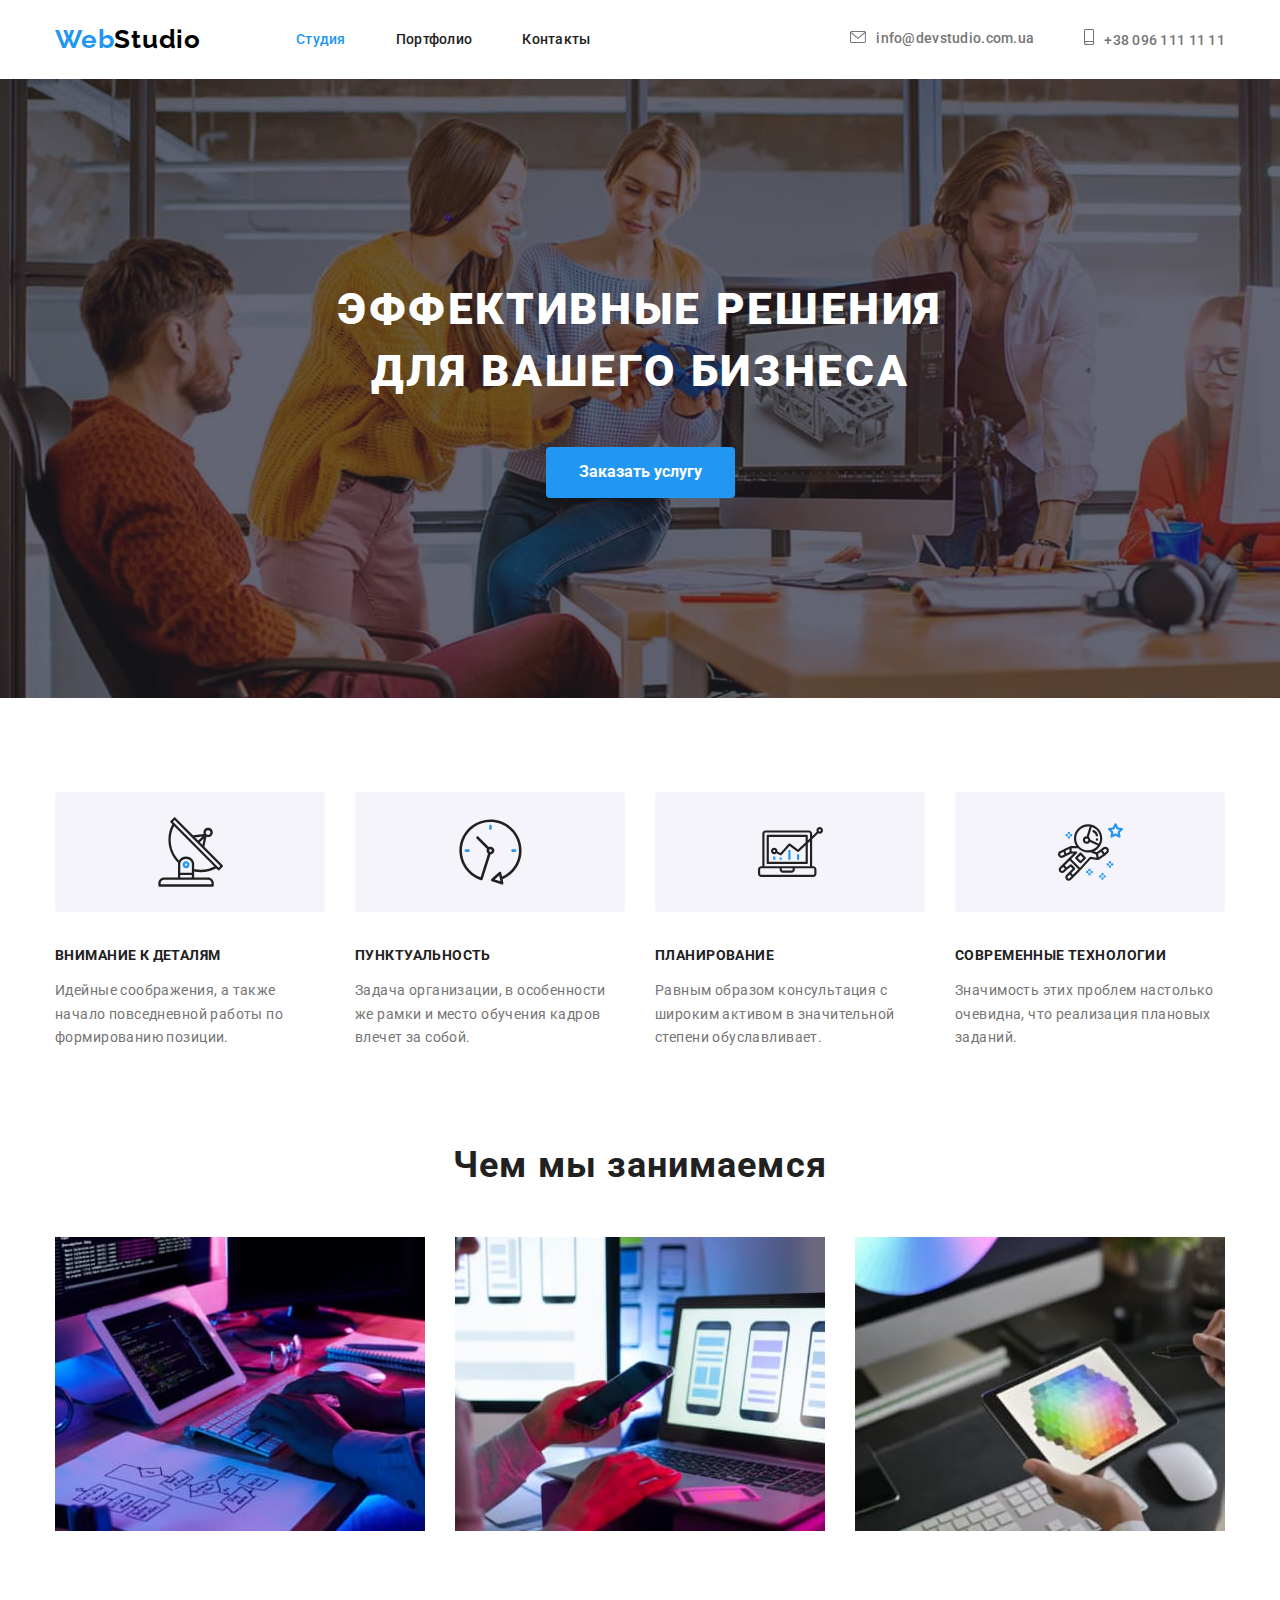
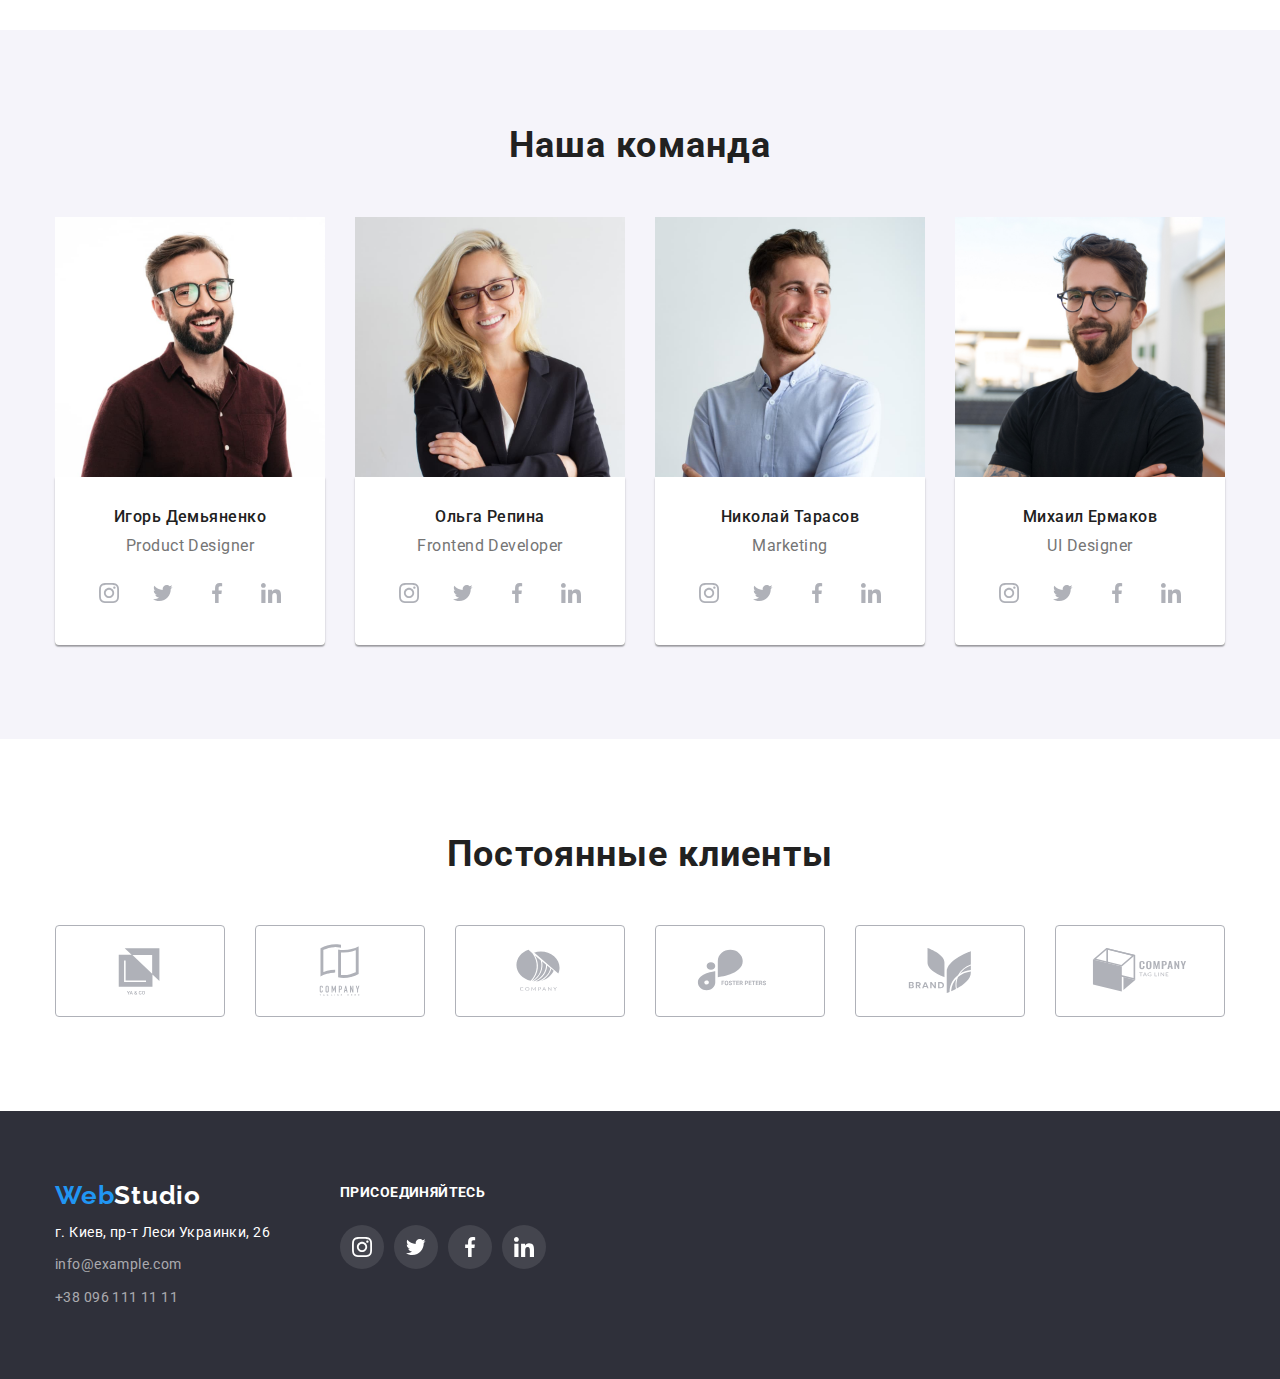
<file: index.html>
<!DOCTYPE html>
<html lang="en">

<head>
    <meta charset="UTF-8">
    <meta http-equiv="X-UA-Compatible" content="IE=edge">
    <meta name="viewport" content="width=device-width, initial-scale=1.0">
    <link rel="preconnect" href="https://fonts.googleapis.com">
    <link rel="preconnect" href="https://fonts.gstatic.com" crossorigin>
    <link href="https://fonts.googleapis.com/css2?family=Raleway:wght@700&family=Roboto:wght@400;500;700;900&display=swap"
        rel="stylesheet">
        <!--нормалізатор-->
<link rel="stylesheet" href="https://cdnjs.cloudflare.com/ajax/libs/modern-normalize/1.1.0/modern-normalize.min.css"/>
        <!--додати стиль-->
        <link rel="stylesheet" href="./css/styles.css" />
        <title>Homework#4</title>
</head>

<body>
    <!--Шапка-->
    <header class="header">
        <div class="container">
        <nav class="header-nav">
            <a href="" class="header-logo link">Web<span class="colortext">Studio</span></a>
            <ul class="header-list list">
                <li class="header-item"><a href="./index.html" class="header-link link current">Студия</a></li>
              <li class="header-item"><a href="./portfolio.html" class="header-link link">Портфолио</a></li>
                <li class="header-item"><a href="" class="header-link link">Контакты</a></li>
             </ul>
        </nav>
        <div class="header-connect">
            <ul class="header-list list">
                <li><a class="header-mail link " href=""><svg class="contact-icon" width="16" height="12">
                    <use href="./images/symbol-defss.svg#icon-convert"info@devstudio.com.ua></use>
                </svg>info@devstudio.com.ua</a>
                </li>
                <li><a class="header-tel link" href=""><svg class="contact-icon" width="10" height="16">
                    <use href="./images/symbol-defss.svg#icon-phone"></use>
                </svg>+38 096 111 11 11</a>
             </li>
            </ul>
        </div>
        </div>
    </header>
    <main>
        <!--hero-->
         <section class="hero">
            <div class="container">
                <h1 class="hero-title">ЭФФЕКТИВНЫЕ РЕШЕНИЯ<br>ДЛЯ ВАШЕГО БИЗНЕСА</h1>
                <a href="" class="button link">Заказать услугу</a>
               <!---- <div class="hero-content"></div>-->
            </div>
            </section>
       
        <!--feature-->
        <section class="feature">
            <div class="container">
            <ul class="feature-list list">
                 <li class="item">
                    <a href="" class="feature-soc-link">
                        <svg class="feature-soc-icon" width="65" height="70">
                            <use href="./images/symbol-defss.svg#icon-tarelka">
                        </svg>
                    </a>
                    <h3 class="feature-title">Внимание к деталям</h3>
                    <p class="feature-text">Идейные соображения, а также начало повседневной работы по формированию позиции.</p>
                </li>
                
                <li class="item">
                    <a href="" class="feature-soc-link">
                        <svg class="feature-soc-icon" width="65" height="70">
                            <use href="./images/symbol-defss.svg#icon-clock">
                        </svg>
                    </a>
                    <h3 class="feature-title">Пунктуальность</h3>
                    <p class="feature-text">Задача организации, в особенности же рамки и место обучения кадров влечет за собой.</p>
                </li>
                <li class="item">
                    <a href="" class="feature-soc-link">
                        <svg class="feature-soc-icon" width="65" height="70">
                            <use href="./images/symbol-defss.svg#icon-diagram">
                        </svg>
                    </a>
                    <h3 class="feature-title">Планирование</h3>
                    <p class="feature-text">Равным образом консультация с широким активом в значительной степени обуславливает.</p>
                </li>
                <li class="item">
                    <a href="" class="feature-soc-link">
                        <svg class="feature-soc-icon" width="65" height="70">
                            <use href="./images/symbol-defss.svg#icon-kosm">
                        </svg>
                    </a>
                    <h3 class="feature-title">Современные технологии</h3>
                    <p class="feature-text">Значимость этих проблем настолько очевидна, что реализация плановых заданий.</p>
                </li>
            </ul>
            </div>
        </section>
        <section class="about">
            <div class="container">
            <h2 class="about-title">Чем мы занимаемся</h2>
            <ul class="about-list list">
                <li class="about-item">
                    <img src="./images/project.jpg" alt="Дизайн" class="Фото" width="370">
                </li>
                <li class="about-item">
                    <img src="./images/razmetka.jpg" alt="Розробка" class="Фото" width="370">
                </li>
                <li class="about-item">
                    <img src="./images/colortest.jpg" alt="Колористика" class="Фото" width="370">
                </li>
            </ul>
            </div>
        </section>
        <section id="team" class="team">
            <div class="container">
            <h2 class="team-title">Наша команда</h2>
            <ul class="team-list list">
                <li class="team-item">
                    <img src="./images/img1.jpg" alt="" class="img" width="270">
                    <div class="foto-team">
                    <h3 class="team-item-title">Игорь Демьяненко</h3>
                    <p lang="en" class="team-item-text">Product Designer</p>
                    <ul class="team-soc-list list">
                        <li class="team-soc-item">
                            <a href="" class="team-soc-link">
                              <svg class="team-soc-icon" width="20" height="20">
                                    <use href="./images/symbol-defs.svg#icon-instagram">
                                </svg>
                            </a>
                        </li>
                        <li class="team-soc-item">
                            <a href="" class="team-soc-link">
                                <svg class="team-soc-icon" width="20" height="20">
                                    <use href="./images/symbol-defs.svg#icon-tvit">
                                </svg>
                            </a>
                        </li>
                        <li class="team-soc-item">
                            <a href="" class="team-soc-link">
                                <svg class="team-soc-icon" width="20" height="20">
                                    <use href="./images/symbol-defs.svg#icon-facebook">
                                </svg>
                            </a>
                        </li>
                        <li class="team-soc-item">
                            <a href="" class="team-soc-link">
                                <svg class="team-soc-icon" width="20" height="20">
                                    <use href="./images/symbol-defs.svg#icon-lin">
                                </svg>
                            </a>
                        </li>
                     </ul>
                </div>
                </li>
                <li class="team-item">
                    <img src="./images/img2.jpg" alt="" class="img" width="270">
                    <div class="foto-team">
                    <h3 class="team-item-title">Ольга Репина</h3>
                    <p lang="en" class="team-item-text">Frontend Developer</p>
                    <ul class="team-soc-list list">
                        <li class="team-soc-item">
                            <a href="" class="team-soc-link">
                                <!--підключення спрайта-->
                            <svg class="team-soc-icon" width="20" height="20">
                                <use href="./images/symbol-defs.svg#icon-instagram">
                            </svg>
                        </a>
                        </li>
                        <li class="team-soc-item">
                            <a href="" class="team-soc-link">
                            <svg class="team-soc-icon" width="20" height="20">
                                <use href="./images/symbol-defs.svg#icon-tvit">
                            </svg>
                            </a>
                        </li>
                        <li class="team-soc-item">
                            <a href="" class="team-soc-link">
                                <svg class="team-soc-icon" width="20" height="20">
                                    <use href="./images/symbol-defs.svg#icon-facebook">
                                </svg>
                            </a>
                        </li>
                        <li class="team-soc-item">
                            <a href="" class="team-soc-link">
                                <svg class="team-soc-icon" width="20" height="20">
                                    <use href="./images/symbol-defs.svg#icon-lin">
                                </svg>
                            </a>
                        </li>
                    </ul>
                </div>
                </li>
                <li class="team-item">
                    <img src="./images/img3.jpg" alt="" class="img" width="270">
                    <div class="foto-team">
                    <h3 class="team-item-title">Николай Тарасов</h3>
                    <p lang="en" class="team-item-text">Marketing</p>
                    <ul class="team-soc-list list">
                        <li class="team-soc-item">
                            <a href="" class="team-soc-link">
                               <svg class="team-soc-icon" width="20" height="20">
                                    <use href="./images/symbol-defs.svg#icon-instagram">
                                </svg>
                            </a>
                        </li>
                        <li class="team-soc-item">
                            <a href="" class="team-soc-link">
                                <svg class="team-soc-icon" width="20" height="20">
                                    <use href="./images/symbol-defs.svg#icon-tvit">
                                </svg>
                            </a>
                        </li>
                        <li class="team-soc-item">
                            <a href="" class="team-soc-link">
                                <svg class="team-soc-icon" width="20" height="20">
                                    <use href="./images/symbol-defs.svg#icon-facebook">
                                </svg>
                            </a>
                        </li>
                        <li class="team-soc-item">
                            <a href="" class="team-soc-link">
                                <svg class="team-soc-icon" width="20" height="20">
                                    <use href="./images/symbol-defs.svg#icon-lin">
                                </svg>
                            </a>
                        </li>
                    </ul>
                    </div>
                </li>
                <li class="team-item">
                    <img src="./images/img4.jpg" alt="" class="img" width="270">
                    <div class="foto-team">
                    <h3 class="team-item-title">Михаил Ермаков</h3>
                    <p lang="en" class="team-item-text">UI Designer</p>
                    <ul class="team-soc-list list">
                        <li class="team-soc-item">
                            <a href="" class="team-soc-link">
                                <!--підключення спрайта-->
                                <svg class="team-soc-icon" width="20" height="20">
                                    <use href="./images/symbol-defs.svg#icon-instagram">
                                </svg>
                            </a>
                        </li>
                        <li class="team-soc-item">
                            <a href="" class="team-soc-link">
                                <svg class="team-soc-icon" width="20" height="20">
                                    <use href="./images/symbol-defs.svg#icon-tvit">
                                </svg>
                            </a>
                        </li>
                        <li class="team-soc-item">
                            <a href="" class="team-soc-link">
                                <svg class="team-soc-icon" width="20" height="20">
                                    <use href="./images/symbol-defs.svg#icon-facebook">
                                </svg>
                            </a>
                        </li>
                        <li class="team-soc-item">
                            <a href="" class="team-soc-link">
                                <svg class="team-soc-icon" width="20" height="20">
                                    <use href="./images/symbol-defs.svg#icon-lin">
                                </svg>
                            </a>
                        </li>
                    </ul>
                    </div>
                </li>
            </ul>
            </div>
        </section>
        <section class="client">
        <div class="container">
            <h2 class="client-title">Постоянные клиенты</h2>
            <ul class="client-list list">
<li class="client-item">
<a href="" class="client-link">
    <!--підключення спрайта-->
    <svg class="client-icon" width="106" height="60"> 
        <use href="./images/symbol-defss.svg#icon-company1">
    </svg>
</a>
</li>
<li class="client-item">
<a href="" class="client-link">
    <svg class="client-icon" width="106" height="60">
        <use href="./images/symbol-defss.svg#icon-company">
    </svg>
</a>
</li>
<li class="client-item">
<a href="" class="client-link">
    <svg class="client-icon" width="106" height="60">
        <use href="./images/symbol-defss.svg#icon-company3">
    </svg>
</a>
</li>
<li class="client-item">
<a href="" class="client-link">
    <svg class="client-icon" width="106" height="60">
        <use href="./images/symbol-defss.svg#icon-company4">
    </svg>
</a>
</li>
<li class="client-item">
<a href="" class="client-link">
    <svg class="client-icon" width="106" height="60">
        <use href="./images/symbol-defss.svg#icon-comrany5">
    </svg>
</a>
</li>
<li class="client-item">
<a href="" class="client-link">
    <svg class="client-icon" width="106" height="60">
        <use href="./images/symbol-defss.svg#icon-company6">
    </svg>
</a>
</li>
  </ul>
            </div>
        </section>
    </main>
    <!--footer-->
    <footer class="footer">
       <div class="container">
            <div class="contact-main">
        <a href="" class="footer-logo link">Web<span class="colorchange">Studio</span></a>
        <address>
            <ul class="footer-list list">
                <li class="contacts"><a href="https://bit.ly/3pXMvUd" class="contact-link link" target="_blank" rel="noopener noreferrer">г. Киев, пр-т
                        Леси Украинки, 26</a> </li>
                <li class="contacts"><a href="mailto:info@devstudio.com" class="contact link">info@example.com</a></li>
                <li class="contacts"><a href="tel:+380961111111" class="contact link">+38 096 111 11 11</a></li>
            </ul> 
        </address>
        </div>
      
            <div class="join">
                <h2 class="join-title">ПРИСОЕДИНЯЙТЕСЬ</h2>
               <ul class="join-soc list">
                <li class="join-soc-item">
                    <a href="" class="join-soc-link">
                        <svg class="join-soc-icon" width="20" height="20">
                            <use href="./images/symbol-defs.svg#icon-instagram">
                        </svg>
                    </a>
                </li>
                <li class="join-soc-item">
                    <a href="" class="join-soc-link">
                        <svg class="join-soc-icon" width="20" height="20">
                            <use href="./images/symbol-defs.svg#icon-tvit">
                        </svg>
                    </a>
                </li>
                <li class="join-soc-item">
                    <a href="" class="join-soc-link">
                        <svg class="join-soc-icon" width="20" height="20">
                            <use href="./images/symbol-defs.svg#icon-facebook">
                        </svg>
                    </a>
                </li>
                <li class="join-soc-item">
                    <a href="" class="join-soc-link">
                        <svg class="join-soc-icon" width="20" height="20">
                            <use href="./images/symbol-defs.svg#icon-lin">
                        </svg>
                    </a>
                </li>
               </ul>
            
 </footer>
</body>

</html>
</file>
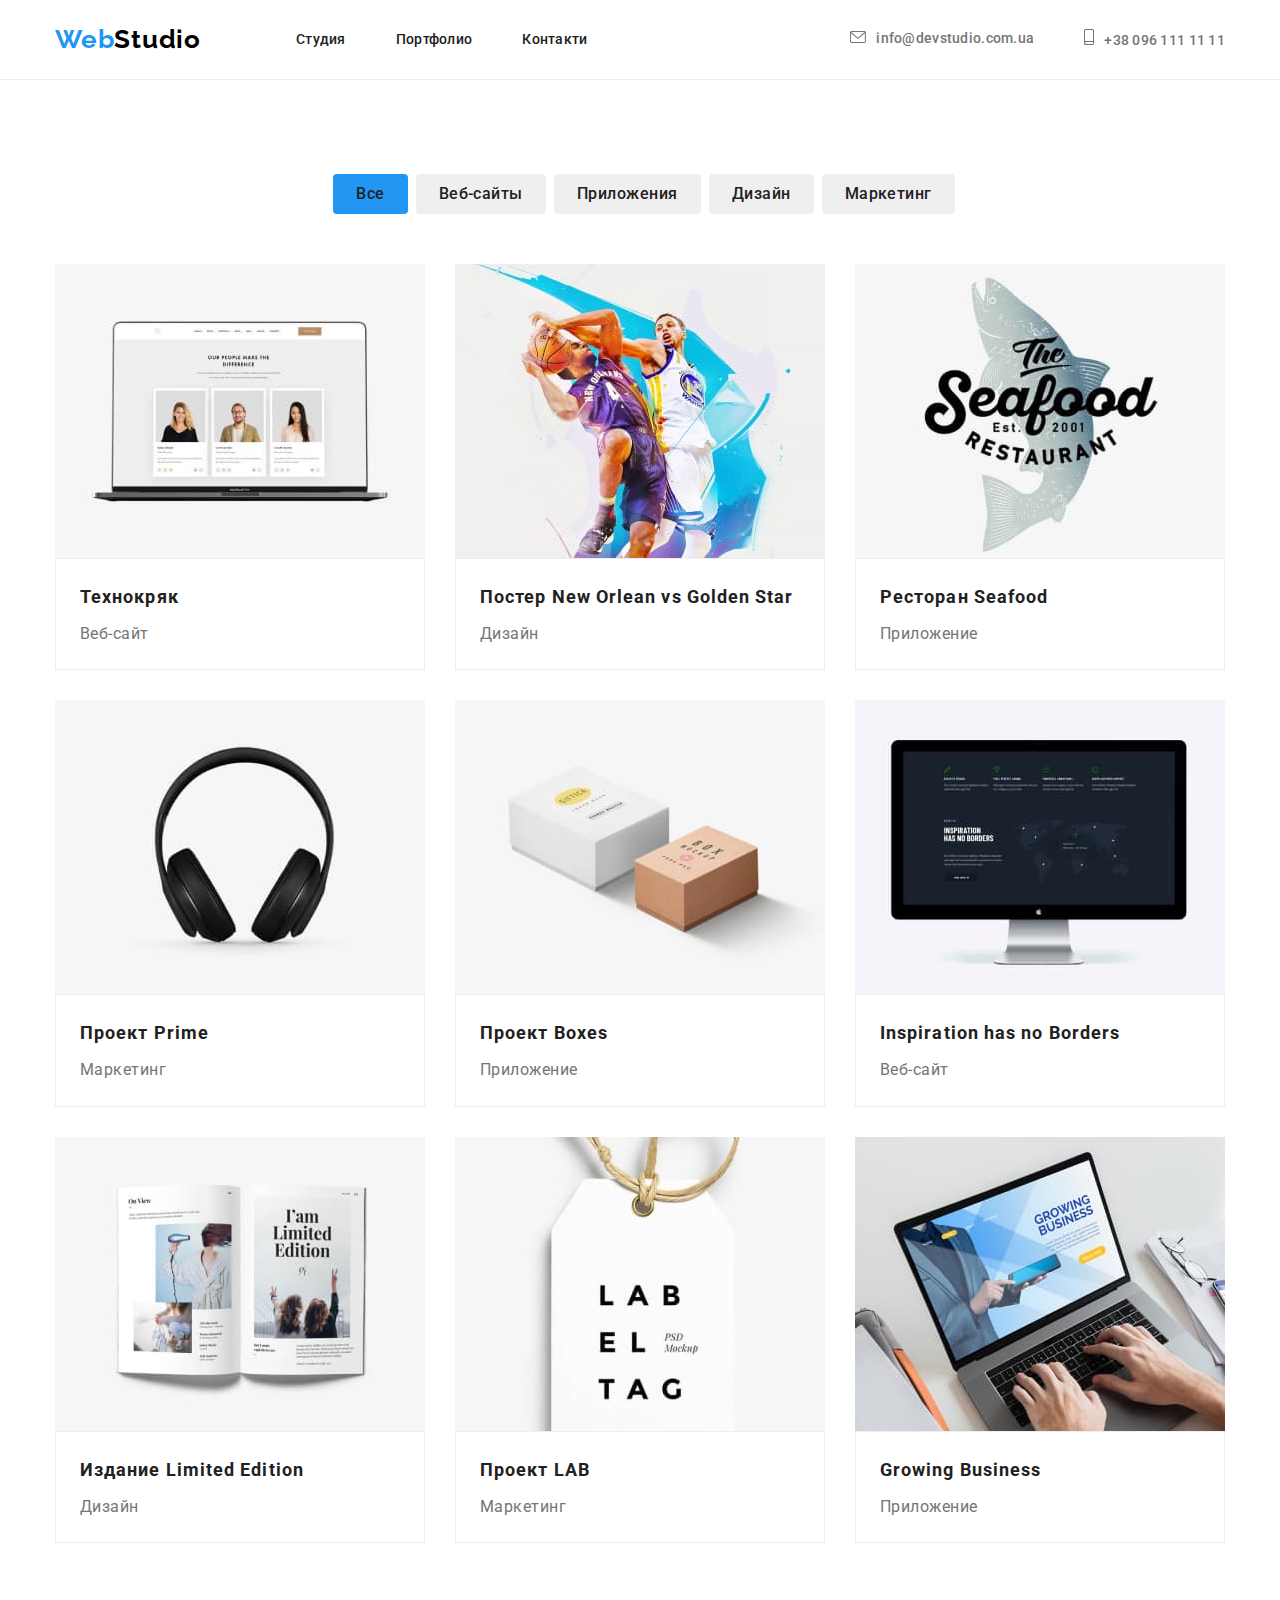
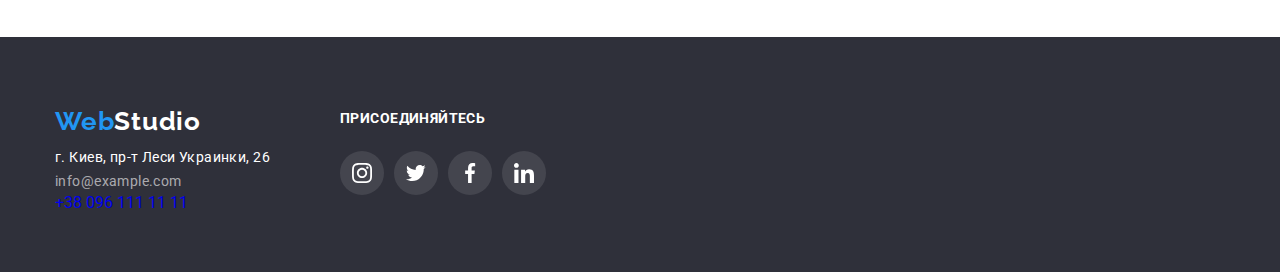
<file: portfolio.html>
<!DOCTYPE html>
<html lang="en">

<head>
    <meta charset="UTF-8">
    <meta http-equiv="X-UA-Compatible" content="IE=edge">
    <meta name="viewport" content="width=device-width, initial-scale=1.0">
    <link rel="preconnect" href="https://fonts.googleapis.com">
    <link rel="preconnect" href="https://fonts.gstatic.com" crossorigin>
    <link
        href="https://fonts.googleapis.com/css2?family=Raleway:wght@700&family=Roboto:wght@400;500;700;900&display=swap"
        rel="stylesheet">
         <!--нормалізатор-->
        <link rel="stylesheet" href="https://cdnjs.cloudflare.com/ajax/libs/modern-normalize/1.1.0/modern-normalize.min.css" />
        <!--додати стиль-->
    <link rel="stylesheet" href="./css/portfolio.css" />
    <link rel="stylesheet" href="./css/styles.css" />
    <title>Homework#4</title>
</head>

<body>
    <!--Шапка-->
    <header class="header">
        <div class="container">
        <nav class="header-nav">
            <a href="" class="header-logo link">Web<span class="colortext">Studio</span></a>
            <ul class="header-list list">
                <li class="header-item"><a href="./index.html" class="header-link link ">Студия</a></li>
                <li class="header-item"><a href="./portfolio.html" class="portfolio-link link">Портфолио</a></li>
                <li class="header-item"><a href="" class="header-link link">Контакти</a></li>
            </ul>
        </nav>
        <div class="header-connect">
            <ul class="header-list list">
                <li><a class="header-mail link " href=""><svg class="contact-icon" width="16" height="12">
                            <use href="./images/symbol-defss.svg#icon-convert"></use>
                        </svg>info@devstudio.com.ua</a>
                </li>
                <li><a class="header-tel link" href=""><svg class="contact-icon" width="10" height="16">
                            <use href="./images/symbol-defss.svg#icon-phone"></use>
                        </svg>+38 096 111 11 11</a>
                </li>
            </ul>
        </div>
        </div>
        </header>
        <main>
    <section class="portfolio ">
        <div class="container">
    <ul class="portfolio-selection ">
    <li class="portfolio-item"><button class="btn current" type="button">Все</button></li>
    <li class="portfolio-item"><button class="btn" type="button">Веб-сайты</button></li>
    <li class="portfolio-item"><button class="btn" type="button">Приложения</button></li>
    <li class="portfolio-item"><button class="btn" type="button">Дизайн</button></li>
    <li class="portfolio-item"><button class="btn" type="button">Маркетинг</button></li>
    </ul>
        
       <div class="gallery">
     <ul class="gallery-list list">
                <li class="galery-item">
                    <a href="" class="galery-link"></a>
                    <img src="./images/technokriak.jpg" alt="" class="img" width="370">
                    <div class="foto-bottom link">
                        <h3 class="portfolio-title">Технокряк</h3>
                    <p class="portfolio-text">Веб-сайт</p>
                    </div>
                    </li>
                <li class="galery-item">
                    <a href="" class="galery-link"></a>
                    <img src="./images/neworlean.jpg" alt="" class="img" width="370">
                    <div class="foto-bottom link">
                    <h3 class="portfolio-title">Постер New Orlean vs Golden Star</h3>
                    <p class="portfolio-text">Дизайн</p>
                </div>
                </li>
                <li class="galery-item">
                    <a href="" class="galery-link"></a>
                    <img src="./images/seafood.jpg" alt="" class="img" width="370">
                    <div class="foto-bottom link">
                    <h3 class="portfolio-title">Ресторан Seafood</h3>
                    <p class="portfolio-text">Приложение</p>
                </div>
                </li>
                <li class="galery-item">
                    <a href="" class="galery-link"></a>
                    <img src="./images/prime.jpg" alt="" class="img" width="370">
                    <div class="foto-bottom link">
                    <h3 class="portfolio-title">Проект Prime</h3>
                    <p class="portfolio-text">Маркетинг</p>
                </div>
                </li>
                <li class="galery-item">
                    <a href="" class="galery-link"></a>
                    <img src="./images/box.jpg" alt="" class="img" width="370">
                    <div class="foto-bottom link">
                    <h3 class="portfolio-title">Проект Boxes</h3>
                    <p class="portfolio-text">Приложение</p>
                </div>
                </li>
                 <li class="galery-item">
                    <a href="" class="galery-link"></a>
                    <img src="./images/borders.jpg" alt="" class="img" width="370">
                    <div class="foto-bottom link">  
                    <h3 class="portfolio-title">Inspiration has no Borders</h3>
                    <p class="portfolio-text">Веб-сайт</p>
                </div>
                </li>
                 <li class="galery-item">
                    <a href="" class="galery-link"></a>
                    <img src="./images/edition.jpg" alt="" class="img" width="370">
                    <div class="foto-bottom link">
                    <h3 class="portfolio-title">Издание Limited Edition</h3>
                    <p class="portfolio-text">Дизайн</p>
                </div>
                 </li>
                     <li class="galery-item">
                    <a href="" class="galery-link"></a>
                    <img src="./images/lab.jpg" alt="" class="img" width="370">
                    <div class="foto-bottom link"> 
                    <h3 class="portfolio-title">Проект LAB</h3>
                    <p class="portfolio-text">Маркетинг</p>
                </div>
                </li>
                 <li class="galery-item">
                    <a href="" class="galery-link"></a>
                    <img src="./images/business.jpg" alt="" class="img" width="370">
                    <div class="foto-bottom link">
                    <h3 class="portfolio-title">Growing Business</h3>
                    <p class="portfolio-text">Приложение</p>
                    </div>
                </li>
            </ul>
            </div>
            </div>
            </section>
            </main>
        
    <!--footer-->
    <footer class="footer">
        <div class="container">
            <div class="contact-main">
                <a href="" class="footer-logo link">Web<span class="colorchange">Studio</span></a>
                <address>
                    <ul class="footer-list list">
                        <li><a href="https://bit.ly/3pXMvUd" class="contact-link link" target="_blank"
                                rel="noopener noreferrer">г. Киев, пр-т
                                Леси Украинки, 26</a> </li>
                        <li><a href="mailto:info@devstudio.com" class="contact link">info@example.com</a></li>
                        <li><a href="tel:+380961111111" class="contact-tel link">+38 096 111 11 11</a></li>
                    </ul>
                </address>
            </div>
        
            <div class="join">
                <h2 class="join-title">ПРИСОЕДИНЯЙТЕСЬ</h2>
                <ul class="join-soc list">
                    <li class="join-soc-item">
                        <a href="" class="join-soc-link">
                            <svg class="join-soc-icon" width="20" hight="20">
                                <use href="./images/symbol-defs.svg#icon-instagram">
                            </svg>
                        </a>
                    </li>
                    <li class="join-soc-item">
                        <a href="" class="join-soc-link">
                            <svg class="join-soc-icon" width="20" hight="20">
                                <use href="./images/symbol-defs.svg#icon-tvit">
                            </svg>
                        </a>
                    </li>
                    <li class="join-soc-item">
                        <a href="" class="join-soc-link">
                            <svg class="join-soc-icon" width="20" hight="20">
                                <use href="./images/symbol-defs.svg#icon-facebook">
                            </svg>
                        </a>
                    </li>
                    <li class="join-soc-item">
                        <a href="" class="join-soc-link">
                            <svg class="join-soc-icon" width="20" hight="20">
                                <use href="./images/symbol-defs.svg#icon-lin">
                            </svg>
                        </a>
                    </li>
                </ul>
    </footer>
</body>

</html>
</file>
<file: css/styles.css>
:root{
--hero-title-color:#FFFFFF;
--accsent-color:#2196F3;
--second-title-color:#757575;
--main-title-color:#212121;
}
body{
    font-family: Roboto, sans-serif;}
    .link{
        text-decoration: none;
    }
    .list{
        padding: 0;
        margin: 0;
        list-style: none;
    }
    
    .nav-list.link.current{
        color: var(--accsent-color);
    }
    .header-link.current{
        color: var(--accsent-color);
    }
    .colortext{
        color: black;
        /* чорний  колір лого */
    }
    .colorchange{
        color: #FFFFFF;
        /*білий колір лого*/
    }
    
    
    p,
    h1,
    h2,
    h3,
    h4,
    li {
        margin: 0;
    }
    
    ul {
        padding-left: 0;
        margin: 0;
    }
    
    button {
        cursor: pointer;
    }
    
    .container {
        width: 1200px;
        padding-left: 15px;
        padding-right: 15px;
        margin: 0 auto;
        /*outline: 1px solid;*/
        }
    /*.section {
        padding-bottom: 94px;
        padding-bottom: 94px;
    }*/

  /*header*/
    .header{
        background-color:#FFFFFF;
        padding: 24px 0 24px 0;
    }
    .header .container{
        display: flex;
        align-items: center;    
    }
    .header-list{
        display: flex;
    }
    .header-nav{
        display: flex;
        align-items: center;
    }
    .header-logo{
        margin-right: 95px;
        font-family: 'Raleway';
        font-weight: 700;
        font-size: 26px;
        line-height: 1.2;
        letter-spacing: 0.03em;
        color: #2196F3;
    }
    .header-item:not(:last-child){
margin-right:50px ;
    }
    .header-link{
    font-weight: 500;
    font-size: 14px;
    line-height: 1.14;
    letter-spacing: 0.02em;
    color: #212121;
        }
    .header-link:hover,
    .header-link:focus{
    color: #2196F3;
        }
    .header-connect{
        margin-left: auto;
    }
    .header-mail{
        margin-right: 50px;
    font-weight: 500;
    font-size: 14px;
    line-height: 1.14;
    letter-spacing: 0.02em;
    color: var(--second-title-color)
    }
    .header-tel{
    font-weight: 500;
    font-size: 14px;
    line-height: 1.14;
    letter-spacing: 0.02em;
    color: var(--second-title-color);
    }
    
    .header-tel:hover,
    .header-tel:focus,
    .header-mail:hover,
    .header-mail:focus,
    .contact-icon:hover,
   .contact-icon:focus{
        color: var(--accsent-color);
    }
.contact-icon{
    margin-right: 10px;
    fill: currentColor
}

    /*hero*/
    .hero{
     background: #2F303A;
     text-align: center;
    padding-top: 200px;
    background-image: linear-gradient(
    rgba(47, 48, 58, 0.4),
    rgba(47, 48, 58, 0.4)
    ), 
    url(../images/header.jpg);
    background-repeat: no-repeat;
    background-size: cover;
    max-width: 1600px;
    margin: 0 auto;
     }
    
    
    .hero-title{
        margin-top: 0;
        margin-bottom: 45px;
        
     font-family: Roboto, sans-serif;
    font-weight: 900;
    font-size: 44px;
    line-height: 1.4;
    letter-spacing: 0.06em;
    color: var(--hero-title-color)
    }
  
    /*button*/
    .button{
        display: inline-block;
        border: 1px solid transparent;
        border-radius: 4px;
        padding: 10px 32px;
        margin-bottom: 200px;
        font-family: Roboto, sans-serif;
        font-weight: 700;
        font-size: 16px;
        line-height: 1.8;
        color: var(--hero-title-color);
        background-color: var(--accsent-color);
    }

    /*feature*/
    .feature{
        padding-top: 94px;
        padding-bottom: 94px;
    }

    .feature-title{
    margin-bottom: 10px;
    font-family: Roboto, sans-serif;
    font-size: 14px;
    line-height: 1.9;
    letter-spacing: 0.03em;
    text-transform: uppercase;
    color:var(--main-title-color);
        }
    .feature-text{
    font-family: Roboto, sans-serif;
    font-weight: 400;
    font-size: 14px;
    line-height: 1.7;
    letter-spacing: 0.03em;
    color: var(--second-title-color);
    
        }
    .feature-list{
        display: flex; 
        
     }
     .item{
         width: 270px;
       
         }
    .item:not(:last-child) {
        margin-right: 30px;
    }
       
    .feature-list .item{
        width: 270px;
    
    }
    .feature-soc-link{
        margin-bottom: 30px;
    width: 270px;
    height: 120px;
    left: 215px;
    top: 774px;
    background: #F5F4FA;
    border-radius: 4px;
    display: flex;
    justify-content: center;
    align-items: center;}
/*.about-item + .about-item + .about-item{
    margin-left: 30px;
}*/
/*justify-content: space-between; - розтягує по ширині *.
        /*about*/
     .about{
     padding-bottom: 94px;  
     }  
    .about-title{
    margin-top: 0;
     margin-bottom: 50px; 
    font-family: Roboto, sans-serif;
    font-size: 36px;
    line-height: 1.2;
    text-align: center;
    letter-spacing: 0.03em;
    color: var(--main-title-color);
        }
        .about-list{
            display: flex; 
            margin-left:-30px;   
        }
       /* .about-item:not(:last-child){
margin-right: 30px;
        } відступи*/
        .about-item{
        flex-basis:cal(100-90px)/3;
       /* width:  calc(100%/3-30px);*/
        margin-left: 30px;
       }
        
      .team{
          padding-bottom: 94px;
          padding-top: 94px;
        background-color: #F5F4FA;
      }    
       .team-item{
           background-color: var(--hero-title-color);
       }
     .team-list{
        display: flex;
        justify-content: space-between;
        
        }
    .team-title{
     margin-bottom: 50px;
     font-family: Roboto, sans-serif;
    font-size: 36px;
    line-height: 1.2;
    text-align: center;
    letter-spacing: 0.03em;
    color: var(--main-title-color);
        }
    .team-item-title{
  margin-bottom: 10px;
    font-family: Roboto,sans-serif;
    font-weight: 500;
    font-size: 16px;
    line-height: 1.2;
    text-align: center;
    letter-spacing: 0.03em;
    color: var(--main-title-color);
        }
    .team-item-text{
   margin-left: 0;
   margin-right: 0;
   margin-bottom: 16px;
    font-family: Roboto,sans-serif;
    font-weight: 400;
    font-size: 16px;
    line-height: 1.19;
    text-align: center;
    letter-spacing: 0.03em;
    color: var(--second-title-color);
        }
        .img{
        display: block;
         }
        .foto-team{
            padding-top: 30px;
            padding-bottom: 30px;
            box-shadow: 0px 1px 3px rgba(0, 0, 0, 0.12),
            0px 1px 1px rgba(0, 0, 0, 0.14),
            0px 2px 1px rgba(0, 0, 0, 0.2);
            border-radius: 0px 0px 4px 4px;
        }
        .team-soc-list {
            display: flex;
            justify-content: center;
        }
        
        .team-soc-item+.team-soc-item {
            margin-left: 10px;
        }
/*посилання на соцмережі*/
        .team-soc-link{
            width: 44px;
            height: 44px;
            background-color: #FFFFFF;
            border-radius: 50%;
            display: flex;
            justify-content: center;
            align-items: center;
           /* fill: #FFFFFF;*/
        }
      
        .team-soc-icon{
            fill: #AFB1B8;
        }
        .team-soc-link:hover{
         background-color:var(--accsent-color);
        /*fill: #2196F3;*/
        }
        .team-soc-link:hover .team-soc-icon{
        fill:#FFFFFF;
        }
        .team-soc-link:focus{
            background-color: var(--accsent-color);
            /*fill: #2196F3;*/
        }
        .team-soc-link:focus .team-soc-icon{
            fill: #FFFFFF;
        }
       .client-title{
         margin-bottom: 50px;
        font-family: Roboto,sans-serif;
       font-weight: 700;
        font-size: 36px;
        line-height: 1.17;
        text-align: center;
        letter-spacing: 0.03em;
        color: var(--main-title-color);
       }
       .client{
           padding-top: 94px;
           padding-bottom: 94px;
       }
       .client-list{
           display: flex;
            justify-content: space-between;
       }
       .client-link{
        width: 170px;
        height: 92px;
        display: flex;
        justify-content: center;
        align-items: center;
        border: 1px solid #AFB1B8;
        box-sizing: border-box;
        border-radius: 4px;
        cursor: pointer;
       }
    .client-link:hover{
        border-color: var(--accsent-color)
    }
    .client-link:focus {
        border-color: var(--accsent-color)}

       .client-link{
       background-color: #FFFFFF;
       }

    .client-icon{
       width: 106px;
        height: 60px;
        fill:#AFB1B8;
    }
    .client-link:hover .client-icon {
        fill: var(--accsent-color)
    }
    .client-link:focus .client-icon {
        fill: var(--accsent-color)
    }
       /*footer*/
       .footer{
          padding-top: 60px;
          padding-bottom: 60px;
          background: #2F303A;
      }
        .footer .container{
            display: flex;
        }
        .footer-logo{
            margin-bottom: 20px;
            font-family: 'Raleway';
            font-style: normal;
            font-weight: 700;
            font-size: 26px;
            line-height: 1.9;
            letter-spacing: 0.03em;
             color: #2196F3;
        }
        address {
            font-style: normal;
        }
        .contact-address{
            color: var(--hero-title-color);
        }
        .contact-link{
           font-family: Roboto,sans-serif;
            font-weight: 400;
            font-size: 14px;
            line-height: 1.7;
            letter-spacing: 0.03em;
           color: var(--hero-title-color); 
         }
         .contact{
            font-family: Roboto,sans-serif;
            font-weight: 400;
            font-size: 14px;
            line-height: 1.7;
            letter-spacing: 0.03em;
            color: rgba(255, 255, 255, 0.6);
         }
         .contacts{
             padding-bottom: 9px;
         }
         .join{
         margin-left: 70px;
         padding-top: 10px;
      }
         .join .container{
            display: flex;
           }
         .join-title{
       margin-bottom: 20px;  
        font-weight: 700;
        font-size: 14px;
        line-height: 1.7;
        letter-spacing: 0.03em;
        text-transform: uppercase;
        color: #FFFFFF;
         }
         
        .join-soc {
        display: flex;
            }
        .join-soc-link {
            width: 44px;
            height: 44px;
            background-color: rgba(255, 255, 255, 0.1);
            border-radius: 50%;
            display: flex;
            justify-content: center;
            align-items: center;
            }
        
        .join-soc-link {
            fill: var(--hero-title-color);
       
        }
        .join-soc-item+.join-soc-item {
            margin-left: 10px;
        }
        /*змінити колір елемента
        .join-soc-icon:nth-child(2){
        color: #2196F3;
        }*/
        .join-soc-link:hover{
            background-color: var(--accsent-color);
        }
        .join-soc-link:focus{
            background-color: var(--accsent-color);
        }
        
        .join-soc-link:hover .join-soc-icon {
            fill: #FFFFFF;
        }
        .join-soc-link:focus .join-soc-icon {
            fill: #FFFFFF;
        }
</file>
<file: css/portfolio.css>
header{
 border-bottom: 1px solid;
 color: #ECECEC;
}
.portfolio-link.header-link{
    font-weight: 500;
    font-size: 14px;
    line-height: 1.14;
    letter-spacing: 0.02em;
    color: #212121;
        }
    .header-link:hover,
    .header-link:focus{
    color: #2196F3;
        }
        .portfolio-link {
            font-weight: 500;
            font-size: 14px;
            line-height: 1.14;
            letter-spacing: 0.02em;
            color: #212121;
        }
    .portfolio-link:hover,
    .portfolio-link:focus {
        color: #2196F3;
    }
        
/*booton*/
.btn.current {
  background-color: var(--accsent-color);
}
.btn{
  display: inline-block;
    border: 1px solid transparent;
    border-radius: 4px;
    padding: 6px 22px;
    font-family: inherit;
    font-weight: 500;
    font-size: 16px;
    line-height: 1.6;
    text-align: center;
    letter-spacing: 0.03em;
    cursor: pointer;
    color: #212121;
}
.btn:hover{
    color:#FFFFFF;
background-color: #2196F3;}
.btn:focus{
color: #FFFFFF;
    background-color:var(--accsent-color)
}


/*portfolio*/

.portfolio{
    padding-top: 94px;
    padding-bottom: 94px;
   }
.portfolio-selection{
    display: flex;
    justify-content: center;
    margin-bottom: 50px;
    list-style: none;
    }
    .portfolio-item {
        margin-left: 8px;
    }
    .portfolio-item:hover,
    .portfolio-item:focus{
       box-shadow: 0px 3px 1px rgba(0, 0, 0, 0.1), 0px 1px 2px rgba(0, 0, 0, 0.08), 0px 2px 2px rgba(0, 0, 0, 0.12);
border-radius: 4px; 
    }
.portfolio-title{
   margin-bottom: 4px;
    font-family: inherit;
    font-weight: 700;
    font-size: 18px;
    line-height: 2;
    letter-spacing: 0.06em;
    color: #212121;
}
.portfolio-text{ 

font-family: inherit;
font-style: normal;
font-weight: 400;
font-size: 16px;
line-height: 1.9;
letter-spacing: 0.03em;
color: #757575;
}

.gallery-list{
    display: flex;
    flex-wrap: wrap;
    gap: 30px; /*виставити елементи по вертикалі та горизонталі*/
     }  
/* margin-left: -30px;
    margin-bottom: -30px;
}
.calery-item{
 width:  calc(100%/3 - 30px);  
 margin-left: 30px;
 margin-bottom: 30px;
}*/
.galery-item:hover,
.galery-item:focus,
.galery-item:active{
box-shadow: 0px 1px 1px rgba(0, 0, 0, 0.12),
0px 4px 4px rgba(0, 0, 0, 0.06),
1px 4px 6px rgba(0, 0, 0, 0.16);
}
.foto-bottom{
    border: 1px solid #EEEEEE;
    padding: 20px 24px;
    margin-left: 0;
    margin-right: 0;
}

/*.galery-link:hover .galery-item{
box-shadow: 0px 1px 1px rgba(0, 0, 0, 0.12),
0px 4px 4px rgba(0, 0, 0, 0.06),
1px 4px 6px rgba(0, 0, 0, 0.16);
}*/

.galery-item{
    display:block;}
</file>
